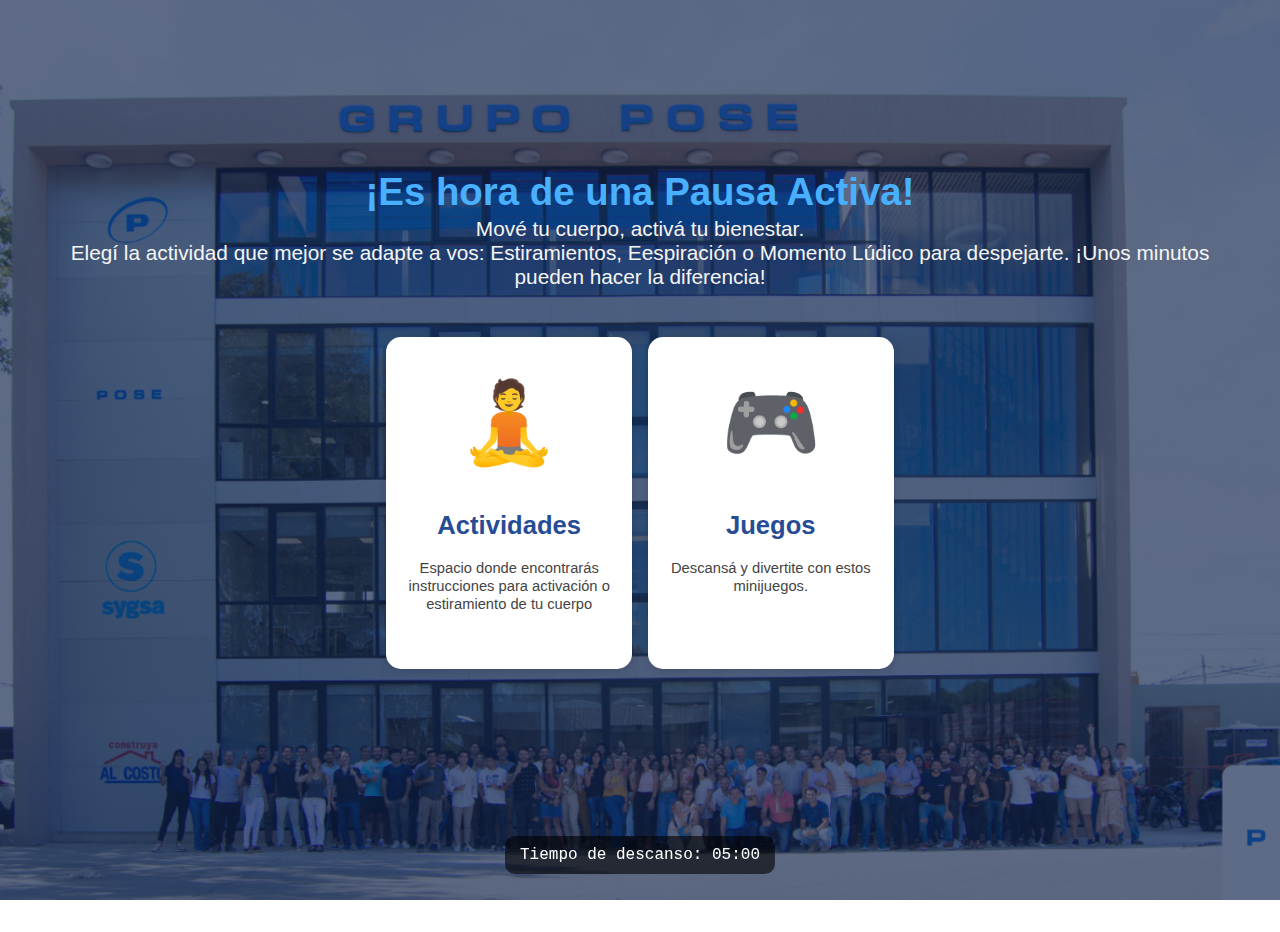
<file: index.html>
<!DOCTYPE html>
<html lang="es">
  <head>
    <meta charset="UTF-8" />
    <meta name="viewport" content="width=device-width, initial-scale=1.0" />
    <title>Pausa Visual</title>
    <style>
      body {
        margin: 0;
        padding: 0;
        background: url("Imagenes/Fondopose.png") no-repeat center center fixed;
        background-size: cover;
        font-family: "Montserrat", sans-serif;
        color: #222;
        min-height: 100vh;
        display: flex;
        flex-direction: column;
        align-items: center;
        justify-content: flex-start;
        padding-top: 2rem;
        text-align: center;
      }

      .section-container {
        max-width: 1170px;
        padding: 7rem 1rem 2rem 1rem;
        width: 100%;
      }

      h1.title {
        font-size: 2.4rem;
        font-weight: 700;
        color: #48b0ff;
        margin-bottom: 0.2rem;
      }

      p.subtitle {
        font-size: 1.3rem;
        color: whitesmoke;
        margin-top: 0;
        margin-bottom: 3rem;
      }

      .break-zone {
        display: flex;
        gap: 1rem;
        justify-content: center;
        flex-wrap: wrap;
        margin-bottom: 1rem;
        max-width: 800px;
        margin-left: auto;
        margin-right: auto;
      }

      .card {
        width: 220px;
        height: 300px;
        border-radius: 15px;
        background: white;
        border: none;
        box-shadow: 0 2px 8px rgba(0, 0, 0, 0.15);
        cursor: pointer;
        display: flex;
        flex-direction: column;
        align-items: center;
        justify-content: flex-start;
        padding: 1rem 0.8rem;
        text-align: center;
        margin-bottom: 2rem;
        color: #222;
        transition: box-shadow 0.3s ease, transform 0.3s ease;
      }

      .card:hover {
        box-shadow: 0 8px 20px rgba(0, 139, 248, 0.5);
        transform: translateY(-5px);
      }

      .card-details {
        width: 100%;
        height: 100%;
        display: flex;
        flex-direction: column;
        align-items: center;
        gap: 0.8rem;
        justify-content: flex-start;
      }

      .image-wrapper {
        width: 140px;
        height: 140px;
        font-size: 5rem;
        border-radius: 15px;
        user-select: none;
        display: flex;
        justify-content: center;
        align-items: center;
      }

      .text-title {
        font-size: 1.6em;
        font-weight: 600;
        color: #274c96;
        margin: 0.3rem 0 0.5rem 0;
      }

      .card p {
        margin: 0;
        font-size: 0.92rem;
        line-height: 1.2em;
        color: #444;
      }

      .fixed-timer {
        position: fixed;
        top: 95%;
        left: 50%;
        background: rgba(0, 0, 0, 0.6);
        color: white;
        padding: 10px 15px;
        border-radius: 10px;
        font-size: 1rem;
        font-family: monospace;
        z-index: 999;
        transform: translate(-50%, -50%);
      }

      @media (max-width: 600px) {
        .break-zone {
          flex-direction: column;
          gap: 1.5rem;
          max-width: 280px;
        }

        .card {
          width: 100%;
          height: auto;
        }
      }
    </style>
  </head>
  <body>
    <div class="section-container">
      <h1 class="title">¡Es hora de una Pausa Activa!</h1>
      <p class="subtitle">
        Mové tu cuerpo, activá tu bienestar.<br />
        Elegí la actividad que mejor se adapte a vos: Estiramientos, Eespiración
        o Momento Lúdico para despejarte. ¡Unos minutos pueden hacer la
        diferencia!
      </p>

      <div class="break-zone">
        <div class="card" onclick="chooseOption(0)">
          <div class="card-details">
            <div class="image-wrapper">🧘</div>
            <h2 class="text-title">Actividades</h2>
            <p>
              Espacio donde encontrarás instrucciones para activación o
              estiramiento de tu cuerpo
            </p>
          </div>
        </div>
        <div class="card" onclick="chooseOption(1)">
          <div class="card-details">
            <div class="image-wrapper">🎮</div>
            <h2 class="text-title">Juegos</h2>
            <p>Descansá y divertite con estos minijuegos.</p>
          </div>
        </div>
      </div>
    </div>

    <!-- Temporizador fijo -->
    <div id="redirectTimer" class="fixed-timer">Redirigiendo en: 05:00</div>

    <script>
      function chooseOption(index) {
        const pages = ["Actividades.html", "Juegos.html"];
        window.location.href = pages[index];
      }

      // Timer persistente con localStorage
      const TIMER_KEY = "redirectTimestamp";
      const DURATION_MS = 5 * 60 * 1000;

      function formatTime(ms) {
        const totalSeconds = Math.max(0, Math.floor(ms / 1000));
        const minutes = String(Math.floor(totalSeconds / 60)).padStart(2, "0");
        const seconds = String(totalSeconds % 60).padStart(2, "0");
        return `${minutes}:${seconds}`;
      }

      function startPersistentTimer() {
        let start = localStorage.getItem(TIMER_KEY);
        const now = Date.now();

        if (!start) {
          start = Date.now();
          localStorage.setItem(TIMER_KEY, start);
        }

        const timerEl = document.getElementById("redirectTimer");

        function updateTimer() {
          const now = Date.now();
          const elapsed = now - parseInt(localStorage.getItem(TIMER_KEY));
          const remaining = DURATION_MS - elapsed;
          timerEl.textContent = `Tiempo de descanso: ${formatTime(remaining)}`;

          if (remaining <= 0) {
            clearInterval(interval);
            localStorage.removeItem(TIMER_KEY);
            window.location.href = "https://www.google.com";
          }
        }

        updateTimer();
        const interval = setInterval(updateTimer, 1000);
      }

      startPersistentTimer();
    </script>
  </body>
</html>
</file>
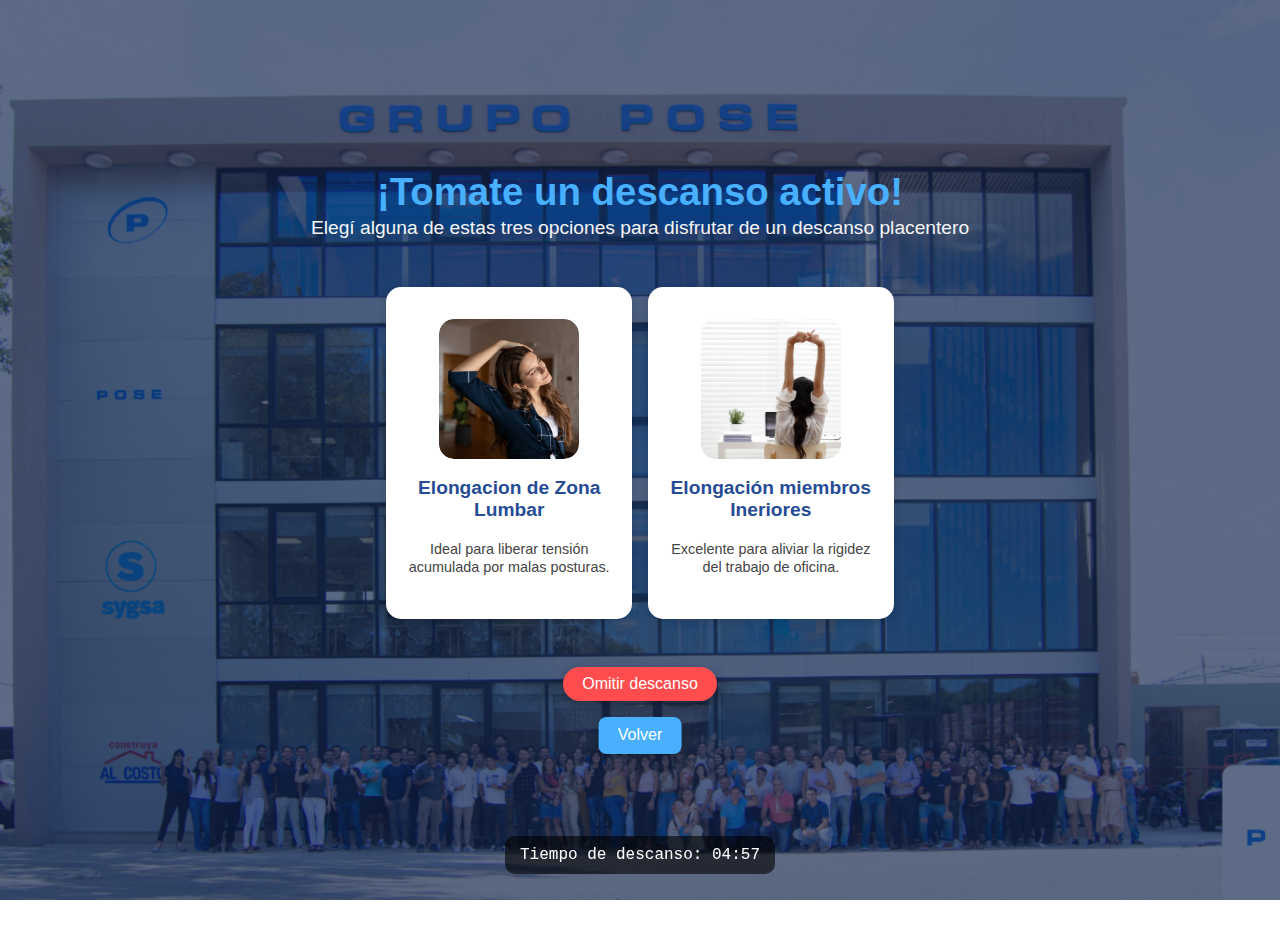
<file: Actividades.html>
<!DOCTYPE html>
<html lang="es">
  <head>
    <meta charset="UTF-8" />
    <meta name="viewport" content="width=device-width, initial-scale=1.0" />
    <title>Pausa Visual</title>
    <style>
      body {
        margin: 0;
        padding: 0;
        background: url("Imagenes/Fondopose.png") no-repeat center center fixed;
        background-size: cover;
        font-family: "Montserrat", sans-serif;
        color: #222;
        min-height: 100vh;
        display: flex;
        flex-direction: column;
        align-items: center;
        justify-content: flex-start;
        padding-top: 2rem;
        text-align: center;
      }

      .section-container {
        max-width: 1000px;
        padding: 7rem 1rem 2rem 1rem;
        width: 100%;
        position: relative;
      }

      h1.title {
        font-size: 2.4rem;
        font-weight: 700;
        color: #48b0ff;
        margin-bottom: 0.2rem;
      }

      p.subtitle {
        font-size: 1.2rem;
        color: whitesmoke;
        margin-top: 0;
        margin-bottom: 3rem;
      }

      .break-zone {
        display: flex;
        gap: 1rem;
        justify-content: center;
        flex-wrap: wrap;
        margin-bottom: 1rem;
        max-width: 800px;
        margin-left: auto;
        margin-right: auto;
      }

      .card {
        width: 220px;
        height: 300px;
        border-radius: 15px;
        background: white;
        border: none;
        box-shadow: 0 2px 8px rgba(0, 0, 0, 0.15);
        cursor: pointer;
        display: flex;
        flex-direction: column;
        align-items: center;
        justify-content: flex-start;
        padding: 1rem 0.8rem;
        text-align: center;
        margin-bottom: 2rem;
        color: #222;
        transition: box-shadow 0.3s ease, transform 0.3s ease;
      }

      .card:hover {
        box-shadow: 0 8px 20px rgba(0, 139, 248, 0.5);
        transform: translateY(-5px);
      }

      .card-details {
        width: 100%;
        height: 100%;
        display: flex;
        flex-direction: column;
        align-items: center;
        gap: 0.8rem;
        justify-content: flex-start;
      }

      .image-wrapper {
        width: 140px;
        height: 140px;
        border-radius: 15px;
        user-select: none;
        display: flex;
        justify-content: center;
        align-items: center;
        overflow: hidden;
        background: #f0f0f0;
        margin-top: 1rem;
      }

      .image-wrapper img {
        width: 100%;
        height: 100%;
        object-fit: cover;
        border-radius: 15px;
      }

      .text-title {
        font-size: 1.2em;
        font-weight: 600;
        color: #274c96;
        margin: 0.3rem 0 0.5rem 0;
      }

      .card p {
        margin: 0;
        font-size: 0.9rem;
        line-height: 1.2em;
        color: #444;
      }

      .buttons-container {
        display: flex;
        gap: 1rem;
        justify-content: center;
        margin-bottom: 2rem;
        flex-wrap: wrap;
      }

      .skip-button {
        background-color: #ff4d4f;
        color: white;
        border: none;
        padding: 0.5rem 1.2rem;
        border-radius: 30px;
        font-size: 1rem;
        cursor: pointer;
        box-shadow: 0 4px 12px rgba(0, 0, 0, 0.3);
        transition: background 0.3s ease;
        min-width: 140px;
      }

      .skip-button:hover {
        background-color: #e63a3c;
      }

      /* Botón Volver al inicio, igual que el del iframe */
      #backToIndexBtn {
        position: absolute;
        bottom: 1rem;
        left: 50%;
        transform: translateX(-50%);
        padding: 0.6rem 1.2rem;
        font-size: 1rem;
        border-radius: 8px;
        border: none;
        cursor: pointer;
        background-color: #48b0ff;
        color: white;
        box-shadow: 0 4px 12px rgba(0, 0, 0, 0.3);
        z-index: 1000;
        user-select: none;
        margin-bottom: -0.3rem;
      }

      @media (max-width: 600px) {
        .break-zone {
          flex-direction: column;
          gap: 1.5rem;
          max-width: 280px;
        }

        .card {
          width: 100%;
          height: auto;
        }

        .buttons-container {
          flex-direction: column;
          gap: 1rem;
        }
      }
    </style>
  </head>
  <body>
    <div class="section-container">
      <button id="backToIndexBtn" onclick="window.location.href='index.html'">
        Volver
      </button>

      <h1 class="title">¡Tomate un descanso activo!</h1>
      <p class="subtitle">
        Elegí alguna de estas tres opciones para disfrutar de un descanso
        placentero
      </p>

      <div class="break-zone">
        <div class="card" onclick="chooseOption(0)">
          <div class="card-details">
            <div class="image-wrapper">
              <img src="Imagenes/Yoga.png" alt="Videos Relajantes" />
            </div>
            <h2 class="text-title">Elongacion de Zona Lumbar</h2>
            <p>Ideal para liberar tensión acumulada por malas posturas.</p>
          </div>
        </div>
        <div class="card" onclick="chooseOption(1)">
          <div class="card-details">
            <div class="image-wrapper">
              <img src="Imagenes/strech.png" alt="Actividades" />
            </div>
            <h2 class="text-title">Elongación miembros Ineriores</h2>
            <p>Excelente para aliviar la rigidez del trabajo de oficina.</p>
          </div>
        </div>
        <!--<div class="card" onclick="chooseOption(2)">
          <div class="card-details">
            <div class="image-wrapper">
              <img src="Imagenes/Respirar.png" alt="Juegos" />
            </div>
            <h2 class="text-title">Respiraciones</h2>
            <p>Realiza una breve meditacion mindfundless.</p>
          </div>
        </div> -->
      </div>

      <div class="buttons-container">
        <button
          class="skip-button"
          onclick="window.location.href='https://www.google.com'"
        >
          Omitir descanso
        </button>
      </div>
    </div>

    <div
      id="videoContainer"
      style="
        display: none;
        flex-direction: column;
        align-items: center;
        justify-content: flex-start;
        text-align: center;
        margin-top: -8rem;
      "
    >
      <video
        id="relaxVideo"
        width="1280"
        height="720"
        controls
        autoplay
        style="
          border-radius: 15px;
          max-width: 100%;
          box-shadow: 0 0 20px rgba(0, 0, 0, 0.4);
          margin-top: 1rem;
        "
      >
        <source id="videoSource" src="" type="video/mp4" />
        Tu navegador no soporta videos HTML5.
      </video>
    </div>

    <div
      id="redirectTimer"
      style="
        position: fixed;
        top: 95%;
        left: 50%;
        background: rgba(0, 0, 0, 0.6);
        color: white;
        padding: 10px 15px;
        border-radius: 10px;
        font-size: 1rem;
        font-family: monospace;
        z-index: 999;
        transform: translate(-50%, -50%);
      "
    >
      Redirigiendo en: 05:00
    </div>

    <script>
      const TIMER_KEY = "redirectTimestamp";
      const DURATION_MS = 5 * 60 * 1000;

      function formatTime(ms) {
        const totalSeconds = Math.max(0, Math.floor(ms / 1000));
        const minutes = String(Math.floor(totalSeconds / 60)).padStart(2, "0");
        const seconds = String(totalSeconds % 60).padStart(2, "0");
        return `${minutes}:${seconds}`;
      }

      function startPersistentTimer() {
        let start = localStorage.getItem(TIMER_KEY);
        const now = Date.now();

        if (!start) {
          start = Date.now();
          localStorage.setItem(TIMER_KEY, start);
        }

        const timerEl = document.getElementById("redirectTimer");

        function updateTimer() {
          const now = Date.now();
          const elapsed = now - parseInt(localStorage.getItem(TIMER_KEY));
          const remaining = DURATION_MS - elapsed;
          timerEl.textContent = `Tiempo de descanso: ${formatTime(remaining)}`;

          if (remaining <= 0) {
            clearInterval(interval);
            localStorage.removeItem(TIMER_KEY);
            window.location.href = "https://www.google.com";
          }
        }

        updateTimer();
        const interval = setInterval(updateTimer, 1000);
      }

      startPersistentTimer();

      let hasChosen = false;

      function chooseOption(index) {
        if (hasChosen) return;
        hasChosen = true;

        const videoSources = [
          "Videos/Lumbar.mp4",
          "Videos/Inferiores.mp4",
          "Videos/Actividad1.mp4",
        ];

        document.querySelector(".break-zone").style.display = "none";
        document.querySelector(".buttons-container").style.display = "none";
        document.querySelector(".title").style.display = "none";
        document.querySelector(".subtitle").style.display = "none";

        // Ocultar botón "Volver" al inicio cuando se muestra el video
        document.getElementById("backToIndexBtn").style.display = "none";

        const videoContainer = document.getElementById("videoContainer");
        const videoEl = document.getElementById("relaxVideo");
        const sourceEl = document.getElementById("videoSource");
        sourceEl.src = videoSources[index];
        videoEl.load();
        videoContainer.style.display = "flex";

        addBackButton();
        startDescansoTimer();
      }

      function addBackButton() {
        if (document.getElementById("backBtn")) return;

        const btn = document.createElement("button");
        btn.id = "backBtn";
        btn.textContent = "Volver";
        btn.style.marginTop = "1rem";
        btn.style.padding = "0.6rem 1.2rem";
        btn.style.fontSize = "1rem";
        btn.style.borderRadius = "8px";
        btn.style.border = "none";
        btn.style.cursor = "pointer";
        btn.style.backgroundColor = "#48b0ff";
        btn.style.color = "white";
        btn.style.boxShadow = "0 4px 12px rgba(0,0,0,0.3)";

        btn.onclick = () => {
          hasChosen = false;
          document.querySelector(".break-zone").style.display = "flex";
          document.querySelector(".buttons-container").style.display = "flex";
          document.querySelector(".title").style.display = "block";
          document.querySelector(".subtitle").style.display = "block";
          document.getElementById("videoContainer").style.display = "none";
          document.getElementById("relaxVideo").pause();
          btn.remove();

          // Mostrar botón "Volver" al inicio cuando regresamos
          document.getElementById("backToIndexBtn").style.display = "block";
        };

        document.getElementById("videoContainer").appendChild(btn);
      }
    </script>
  </body>
</html>
</file>
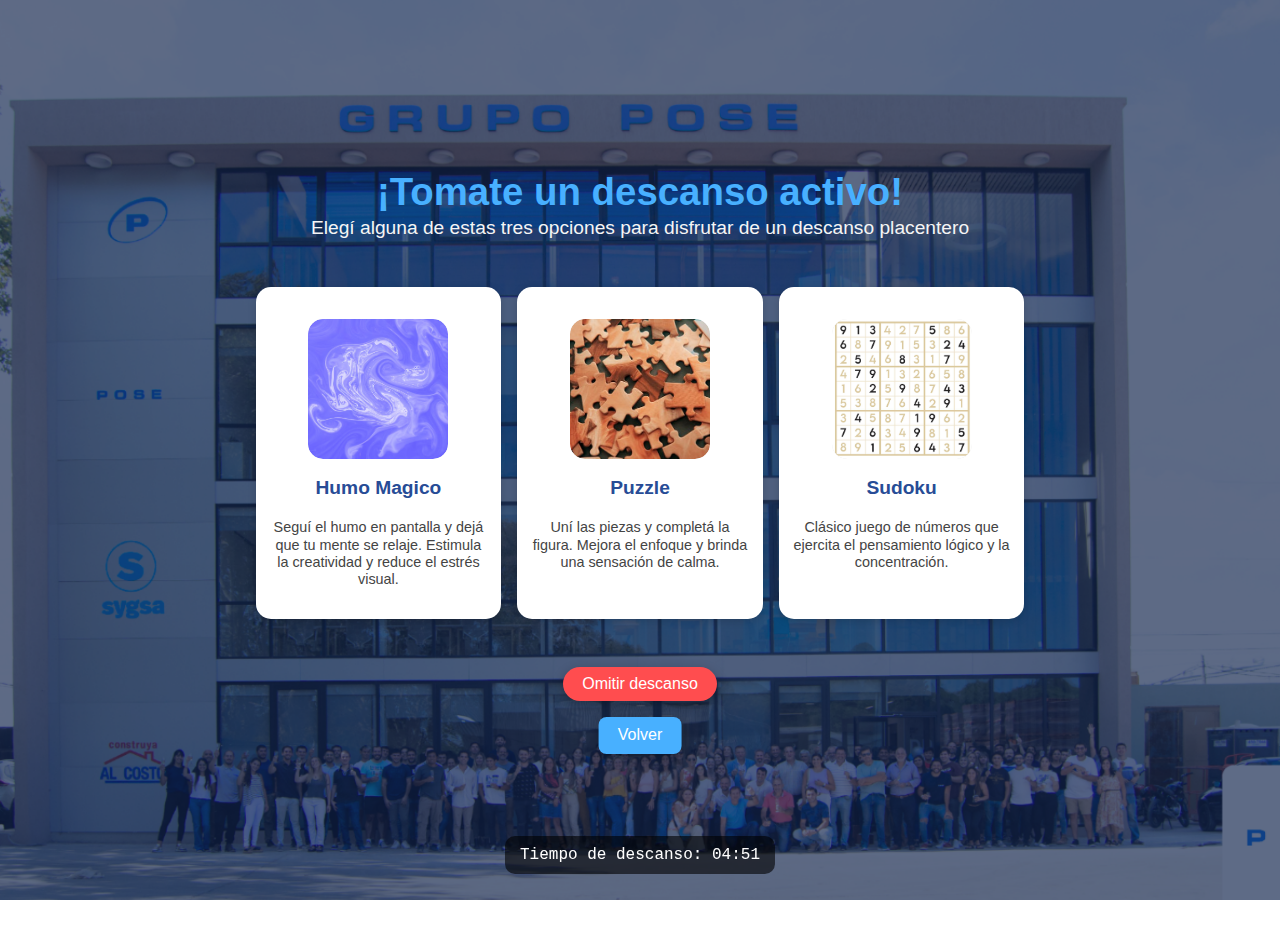
<file: Juegos.html>
<!DOCTYPE html>
<html lang="es">
  <head>
    <meta charset="UTF-8" />
    <meta name="viewport" content="width=device-width, initial-scale=1.0" />
    <title>Pausa Visual</title>
    <style>
      body {
        margin: 0;
        padding: 0;
        background: url("Imagenes/Fondopose.png") no-repeat center center fixed;
        background-size: cover;
        font-family: "Montserrat", sans-serif;
        color: #222;
        min-height: 100vh;
        display: flex;
        flex-direction: column;
        align-items: center;
        justify-content: flex-start;
        padding-top: 2rem;
        text-align: center;
      }

      .section-container {
        max-width: 1000px;
        padding: 7rem 1rem 2rem 1rem;
        width: 100%;
        position: relative;
      }

      h1.title {
        font-size: 2.4rem;
        font-weight: 700;
        color: #48b0ff;
        margin-bottom: 0.2rem;
      }

      p.subtitle {
        font-size: 1.2rem;
        color: whitesmoke;
        margin-top: 0;
        margin-bottom: 3rem;
      }

      .break-zone {
        display: flex;
        gap: 1rem;
        justify-content: center;
        flex-wrap: wrap;
        margin-bottom: 1rem;
        max-width: 800px;
        margin-left: auto;
        margin-right: auto;
      }

      .card {
        width: 220px;
        height: 300px;
        border-radius: 15px;
        background: white;
        border: none;
        box-shadow: 0 2px 8px rgba(0, 0, 0, 0.15);
        cursor: pointer;
        display: flex;
        flex-direction: column;
        align-items: center;
        justify-content: flex-start;
        padding: 1rem 0.8rem;
        text-align: center;
        margin-bottom: 2rem;
        color: #222;
        transition: box-shadow 0.3s ease, transform 0.3s ease;
      }

      .card:hover {
        box-shadow: 0 8px 20px rgba(0, 139, 248, 0.5);
        transform: translateY(-5px);
      }

      .card-details {
        width: 100%;
        height: 100%;
        display: flex;
        flex-direction: column;
        align-items: center;
        gap: 0.8rem;
        justify-content: flex-start;
      }

      .image-wrapper {
        width: 140px;
        height: 140px;
        border-radius: 15px;
        user-select: none;
        display: flex;
        justify-content: center;
        align-items: center;
        overflow: hidden;
        background: #f0f0f0;
        margin-top: 1rem;
      }

      .image-wrapper img {
        width: 100%;
        height: 100%;
        object-fit: cover;
        border-radius: 15px;
      }

      .text-title {
        font-size: 1.2em;
        font-weight: 600;
        color: #274c96;
        margin: 0.3rem 0 0.5rem 0;
      }

      .card p {
        margin: 0;
        font-size: 0.9rem;
        line-height: 1.2em;
        color: #444;
      }

      .buttons-container {
        display: flex;
        gap: 1rem;
        justify-content: center;
        margin-bottom: 2rem;
        flex-wrap: wrap;
      }

      .skip-button {
        background-color: #ff4d4f;
        color: white;
        border: none;
        padding: 0.5rem 1.2rem;
        border-radius: 30px;
        font-size: 1rem;
        cursor: pointer;
        box-shadow: 0 4px 12px rgba(0, 0, 0, 0.3);
        transition: background 0.3s ease;
        min-width: 140px;
      }

      .skip-button:hover {
        background-color: #e63a3c;
      }

      #backToIndexBtn {
        position: absolute;
        bottom: 1rem;
        left: 50%;
        transform: translateX(-50%);
        padding: 0.6rem 1.2rem;
        font-size: 1rem;
        border-radius: 8px;
        border: none;
        cursor: pointer;
        background-color: #48b0ff;
        color: white;
        box-shadow: 0 4px 12px rgba(0, 0, 0, 0.3);
        z-index: 1000;
        user-select: none;
        margin-bottom: -0.3rem;
      }

      #iframeContainer {
        display: none;
        flex-direction: column;
        align-items: center;
        justify-content: flex-start;
        text-align: center;
        margin-top: -9rem;
        width: 100%;
        height: 100%;
      }

      #descansoIframe {
        width: 100%;
        max-width: 1410px;
        height: 730px;
        border: none;
        border-radius: 15px;
        box-shadow: 0 0 20px rgba(0, 0, 0, 0.4);
        margin-top: 1rem;
      }

      @media (max-width: 600px) {
        .break-zone {
          flex-direction: column;
          gap: 1.5rem;
          max-width: 280px;
        }

        .card {
          width: 100%;
          height: auto;
        }

        .buttons-container {
          flex-direction: column;
          gap: 1rem;
        }

        #descansoIframe {
          height: 400px;
        }
      }
    </style>
  </head>
  <body>
    <div class="section-container">
      <button id="backToIndexBtn" onclick="window.location.href='index.html'">
        Volver
      </button>

      <h1 class="title">¡Tomate un descanso activo!</h1>
      <p class="subtitle">
        Elegí alguna de estas tres opciones para disfrutar de un descanso
        placentero
      </p>

      <div class="break-zone">
        <div class="card" onclick="chooseOption(0)">
          <div class="card-details">
            <div class="image-wrapper">
              <img src="Imagenes/FluidoGame.png" alt="Elongación Lumbar" />
            </div>
            <h2 class="text-title">Humo Magico</h2>
            <p>
              Seguí el humo en pantalla y dejá que tu mente se relaje. Estimula
              la creatividad y reduce el estrés visual.
            </p>
          </div>
        </div>
        <div class="card" onclick="chooseOption(1)">
          <div class="card-details">
            <div class="image-wrapper">
              <img src="Imagenes/puzzle.jpeg" alt="Inferiores" />
            </div>
            <h2 class="text-title">Puzzle</h2>
            <p>
              Uní las piezas y completá la figura. Mejora el enfoque y brinda
              una sensación de calma.
            </p>
          </div>
        </div>
        <div class="card" onclick="chooseOption(2)">
          <div class="card-details">
            <div class="image-wrapper">
              <img src="Imagenes/sudoku.jpg" alt="Sudoku" />
            </div>
            <h2 class="text-title">Sudoku</h2>
            <p>
              Clásico juego de números que ejercita el pensamiento lógico y la
              concentración.
            </p>
          </div>
        </div>
      </div>

      <div class="buttons-container">
        <button
          class="skip-button"
          onclick="window.location.href='https://www.google.com'"
        >
          Omitir descanso
        </button>
      </div>
    </div>

    <div id="iframeContainer">
      <iframe id="descansoIframe" src=""></iframe>
    </div>

    <div
      id="redirectTimer"
      style="
        position: fixed;
        top: 95%;
        left: 50%;
        background: rgba(0, 0, 0, 0.6);
        color: white;
        padding: 10px 15px;
        border-radius: 10px;
        font-size: 1rem;
        font-family: monospace;
        z-index: 999;
        transform: translate(-50%, -50%);
      "
    >
    </div>

    <script>
      const TIMER_KEY = "redirectTimestamp";
      const DURATION_MS = 5 * 60 * 1000;

      function formatTime(ms) {
        const totalSeconds = Math.max(0, Math.floor(ms / 1000));
        const minutes = String(Math.floor(totalSeconds / 60)).padStart(2, "0");
        const seconds = String(totalSeconds % 60).padStart(2, "0");
        return `${minutes}:${seconds}`;
      }

      function startPersistentTimer() {
        let start = localStorage.getItem(TIMER_KEY);
        const now = Date.now();

        if (!start) {
          start = Date.now();
          localStorage.setItem(TIMER_KEY, start);
        }

        const timerEl = document.getElementById("redirectTimer");

        function updateTimer() {
          const now = Date.now();
          const elapsed = now - parseInt(localStorage.getItem(TIMER_KEY));
          const remaining = DURATION_MS - elapsed;
          timerEl.textContent = `Tiempo de descanso: ${formatTime(remaining)}`;

          if (remaining <= 0) {
            clearInterval(interval);
            localStorage.removeItem(TIMER_KEY);
            window.location.href = "https://www.google.com";
          }
        }

        updateTimer();
        const interval = setInterval(updateTimer, 1000);
      }

      startPersistentTimer();

      let hasChosen = false;

      function chooseOption(index) {
        if (hasChosen) return;
        hasChosen = true;

        const pages = ["fluido.html", "rcabeza.html", "sudoku.html"];
        document.getElementById("descansoIframe").src = pages[index];

        document.querySelector(".break-zone").style.display = "none";
        document.querySelector(".buttons-container").style.display = "none";
        document.querySelector(".title").style.display = "none";
        document.querySelector(".subtitle").style.display = "none";
        document.getElementById("backToIndexBtn").style.display = "none";
        document.getElementById("iframeContainer").style.display = "flex";

        addBackButton();
      }

      function addBackButton() {
        if (document.getElementById("backBtn")) return;

        const btn = document.createElement("button");
        btn.id = "backBtn";
        btn.textContent = "Volver";
        btn.style.marginTop = "1rem";
        btn.style.padding = "0.6rem 1.2rem";
        btn.style.fontSize = "1rem";
        btn.style.borderRadius = "8px";
        btn.style.border = "none";
        btn.style.cursor = "pointer";
        btn.style.backgroundColor = "#48b0ff";
        btn.style.color = "white";
        btn.style.boxShadow = "0 4px 12px rgba(0,0,0,0.3)";

        btn.onclick = () => {
          hasChosen = false;
          document.querySelector(".break-zone").style.display = "flex";
          document.querySelector(".buttons-container").style.display = "flex";
          document.querySelector(".title").style.display = "block";
          document.querySelector(".subtitle").style.display = "block";
          document.getElementById("iframeContainer").style.display = "none";
          document.getElementById("descansoIframe").src = "";
          btn.remove();
          document.getElementById("backToIndexBtn").style.display = "block";
        };

        document.getElementById("iframeContainer").appendChild(btn);
      }
    </script>
  </body>
</html>
</file>
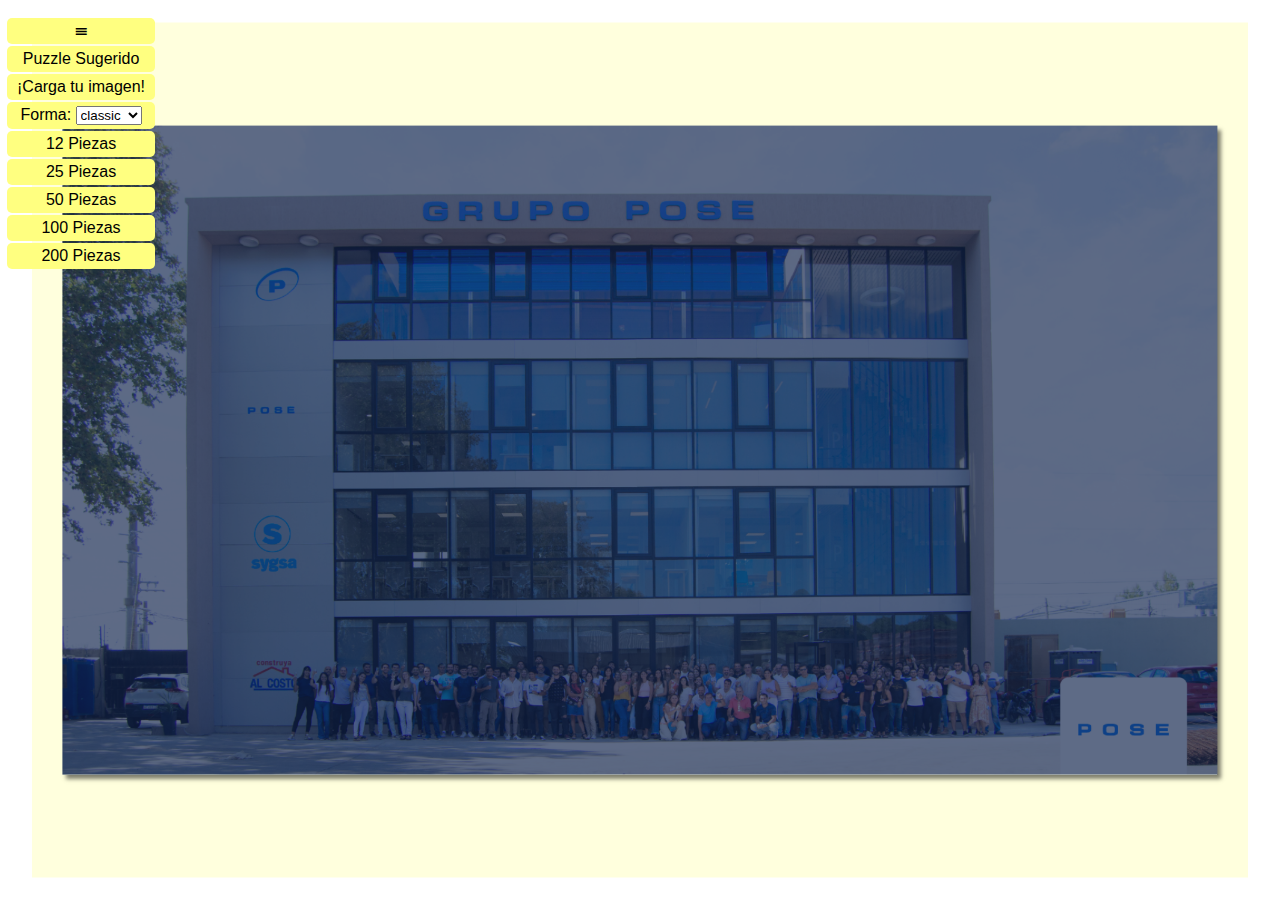
<file: rcabeza.html>
<!DOCTYPE html>
<html lang="es">
<head>
  <meta charset="UTF-8" />
  <title>Rompecabezas flexible</title>
  <style>
    body {
      font-family: Arial, Helvetica, "Liberation Sans", FreeSans, sans-serif;
      background-color: #fff;
      margin: 0;
      padding: 0;
      border-width: 0;
      cursor: pointer;
    }

    #menu {
      position: relative;
      list-style-type: none;
      padding-left: 5px;
      z-index: 1000;
      /* 1 */
      display: inline-block;
      text-align: center;
    }

    #menu li {
      margin: 2px;
      padding: 4px 10px;
      border-radius: 5px;
      background-color: #ffff80;
    }

    #menu li:hover {
      background-color: #ffDD60;
    }

    #forPuzzle {
      position: absolute;
      width: 95vw;
      height: 95vh;
      top: 50%;
      left: 50%;
      transform: translate(-50%, -50%);
      background-color: #ffffdd;
      overflow: hidden;
    }

    .polypiece {
      display: block;
      overflow: hidden;
      position: absolute;
    }

    .moving {
      transition-property: top, left;
      transition-duration: 1s;
      transition-timing-function: linear;
    }

    .gameCanvas {
      display: none;
      overflow: hidden;
      position: absolute;
    }


  </style>
</head>
<body>

    <div id=forPuzzle></div>
  <ul id="menu">
    <li>&#x2630;</li>
    <li>Puzzle Sugerido</li>
    <li>¡Carga tu imagen!</li>
    <li>Forma: <select id="shape">
        <option value="1" selected>classic</option>
        <option value="2">triangle</option>
        <option value="3">round</option>
        <option value="4">straight</option>
      </select></li>
    <li>12 Piezas</li>
    <li>25 Piezas</li>
    <li>50 Piezas</li>
    <li>100 Piezas</li>
    <li>200 Piezas</li>
  </ul>


  <script>

    "use strict";

    let puzzle, autoStart;

    const mhypot = Math.hypot,
      mrandom = Math.random,
      mmax = Math.max,
      mmin = Math.min,
      mround = Math.round,
      mfloor = Math.floor,
      msqrt = Math.sqrt,
      mabs = Math.abs;
    //-----------------------------------------------------------------------------
    function isMiniature() {
      return location.pathname.includes('/fullcpgrid/');
    }
    //-----------------------------------------------------------------------------

    function alea(min, max) {
      // random number [min..max[ . If no max is provided, [0..min[

      if (typeof max == 'undefined') return min * mrandom();
      return min + (max - min) * mrandom();
    }

    // - - - - - - - - - - - - - - - - - - - - - - - - - - - - - - - - - - - - - -

    function intAlea(min, max) {
      // random integer number [min..max[ . If no max is provided, [0..min[

      if (typeof max == 'undefined') {
        max = min; min = 0;
      }
      return mfloor(min + (max - min) * mrandom());
    } // intAlea

    // - - - - - - - - - - - - - - - - - - - - - - - - - - - - - - - - - - - - - -

    function arrayShuffle(array) {
      /* randomly changes the order of items in an array
      only the order is modified, not the elements
      */
      let k1, temp;
      for (let k = array.length - 1; k >= 1; --k) {
        k1 = intAlea(0, k + 1);
        temp = array[k];
        array[k] = array[k1];
        array[k1] = temp;
      } // for k
      return array
    } // arrayShuffle

    //-----------------------------------------------------------------------------

    // Point - - - - - - - - - - - - - - - - - - - -
    class Point {
      constructor(x, y) {
        this.x = Number(x);
        this.y = Number(y);
      } // constructor
      copy() {
        return new Point(this.x, this.y);
      }

      distance(otherPoint) {
        return mhypot(this.x - otherPoint.x, this.y - otherPoint.y);
      }
    } // class Point

    // Segment - - - - - - - - - - - - - - - - - - - -
    // those segments are oriented
    class Segment {
      constructor(p1, p2) {
        this.p1 = new Point(p1.x, p1.y);
        this.p2 = new Point(p2.x, p2.y);
      }
      dx() {
        return this.p2.x - this.p1.x;
      }
      dy() {
        return this.p2.y - this.p1.y;
      }
      length() {
        return mhypot(this.dx(), this.dy());
      }

      // returns a point at a given distance of p1, positive direction beeing towards p2

      pointOnRelative(coeff) {
        // attention if segment length can be 0
        let dx = this.dx();
        let dy = this.dy();
        return new Point(this.p1.x + coeff * dx, this.p1.y + coeff * dy);
      }
    } // class Segment
    //-----------------------------------------------------------------------------
    // one side of a piece
    class Side {
      constructor() {
        this.type = ""; // "d" pour straight line or "z" pour classic
        this.points = []; // real points or Bezier curve points
        // this.scaledPoints will be added when we know the scale
      } // Side

      //- - - - - - - - - - - - - - - - - - - - - - - - - - - - - - - - - - - - - - -

      //- - - - - - - - - - - - - - - - - - - - - - - - - - - - - - - - - - - - - - -
      reversed() {
        // returns a new Side, copy of current one but reversed
        const ns = new Side();
        ns.type = this.type;
        ns.points = this.points.slice().reverse();
        return ns;
      } // Side.reversed

      //- - - - - - - - - - - - - - - - - - - - - - - - - - - - - - - - - - - - - - -

      scale(puzzle) {
        /* uses actual dimensions of puzzle to compute actual side points
        these points are not shifted by the piece position : the top left corner is at (0,0)
        */
        const coefx = puzzle.scalex;
        const coefy = puzzle.scaley;
        this.scaledPoints = this.points.map(p => new Point(p.x * coefx, p.y * coefy));

      } //

      //- - - - - - - - - - - - - - - - - - - - - - - - - - - - - - - - - - - - - - -

      /*
      draws the path corresponding to a side
      Parameters :
        ctx : canvas context
        shiftx, shifty : position shift (used to create emboss effect)
        withoutMoveTo : to decide whether to do a moveTo to the first point. Without MoveTo
        must be done only for the first side of a piece, not for the following ones
      */

      drawPath(ctx, shiftx, shifty, withoutMoveTo) {

        if (!withoutMoveTo) {
          ctx.moveTo(this.scaledPoints[0].x + shiftx, this.scaledPoints[0].y + shifty);
        }
        if (this.type == "d") {
          ctx.lineTo(this.scaledPoints[1].x + shiftx, this.scaledPoints[1].y + shifty);
        } else { // edge zigzag
          for (let k = 1; k < this.scaledPoints.length - 1; k += 3) {
            ctx.bezierCurveTo(this.scaledPoints[k].x + shiftx, this.scaledPoints[k].y + shifty,
              this.scaledPoints[k + 1].x + shiftx, this.scaledPoints[k + 1].y + shifty,
              this.scaledPoints[k + 2].x + shiftx, this.scaledPoints[k + 2].y + shifty);
          } // for k
        } // if jigsaw side

      } // Side.drawPath
    } // class Side

    //-----------------------------------------------------------------------------
    /* modifies a side
      changes it from a straight line (type "d") to a complex one (type "z")
      The change is done towards the opposite side (side between corners ca and cb)
    */

    function twist0(side, ca, cb) {

      const seg0 = new Segment(side.points[0], side.points[1]);
      const dxh = seg0.dx();
      const dyh = seg0.dy();

      const seg1 = new Segment(ca, cb);
      const mid0 = seg0.pointOnRelative(0.5);
      const mid1 = seg1.pointOnRelative(0.5);

      const segMid = new Segment(mid0, mid1);
      const dxv = segMid.dx();
      const dyv = segMid.dy();

      const scalex = alea(0.8, 1);
      const scaley = alea(0.9, 1);
      const mid = alea(0.45, 0.55);

      const pa = pointAt(mid - 1 / 12 * scalex, 1 / 12 * scaley);
      const pb = pointAt(mid - 2 / 12 * scalex, 3 / 12 * scaley);
      const pc = pointAt(mid, 4 / 12 * scaley);
      const pd = pointAt(mid + 2 / 12 * scalex, 3 / 12 * scaley);
      const pe = pointAt(mid + 1 / 12 * scalex, 1 / 12 * scaley);

      side.points = [seg0.p1,
      new Point(seg0.p1.x + 5 / 12 * dxh * 0.52,
        seg0.p1.y + 5 / 12 * dyh * 0.52),
      new Point(pa.x - 1 / 12 * dxv * 0.72,
        pa.y - 1 / 12 * dyv * 0.72),
        pa,
      new Point(pa.x + 1 / 12 * dxv * 0.72,
        pa.y + 1 / 12 * dyv * 0.72),

      new Point(pb.x - 1 / 12 * dxv * 0.92,
        pb.y - 1 / 12 * dyv * 0.92),
        pb,
      new Point(pb.x + 1 / 12 * dxv * 0.52,
        pb.y + 1 / 12 * dyv * 0.52),
      new Point(pc.x - 2 / 12 * dxh * 0.40,
        pc.y - 2 / 12 * dyh * 0.40),
        pc,
      new Point(pc.x + 2 / 12 * dxh * 0.40,
        pc.y + 2 / 12 * dyh * 0.40),
      new Point(pd.x + 1 / 12 * dxv * 0.52,
        pd.y + 1 / 12 * dyv * 0.52),
        pd,
      new Point(pd.x - 1 / 12 * dxv * 0.92,
        pd.y - 1 / 12 * dyv * 0.92),
      new Point(pe.x + 1 / 12 * dxv * 0.72,
        pe.y + 1 / 12 * dyv * 0.72),
        pe,
      new Point(pe.x - 1 / 12 * dxv * 0.72,
        pe.y - 1 / 12 * dyv * 0.72),
      new Point(seg0.p2.x - 5 / 12 * dxh * 0.52,
        seg0.p2.y - 5 / 12 * dyh * 0.52),
      seg0.p2];
      side.type = "z";

      function pointAt(coeffh, coeffv) {
        return new Point(seg0.p1.x + coeffh * dxh + coeffv * dxv,
          seg0.p1.y + coeffh * dyh + coeffv * dyv)
      } // pointAt

    } // twist0

    //-----------------------------------------------------------------------------
    /* modifies a side
      changes it from a straight line (type "d") to a complex one (type "z")
      The change is done towards the opposite side (side between corners ca and cb)
    */

    function twist1(side, ca, cb) {

      const seg0 = new Segment(side.points[0], side.points[1]);
      const dxh = seg0.dx();
      const dyh = seg0.dy();

      const seg1 = new Segment(ca, cb);
      const mid0 = seg0.pointOnRelative(0.5);
      const mid1 = seg1.pointOnRelative(0.5);

      const segMid = new Segment(mid0, mid1);
      const dxv = segMid.dx();
      const dyv = segMid.dy();

      const pa = pointAt(alea(0.3, 0.35), alea(-0.05, 0.05));
      const pb = pointAt(alea(0.45, 0.55), alea(0.2, 0.3));
      const pc = pointAt(alea(0.65, 0.78), alea(-0.05, 0.05));

      side.points = [seg0.p1,
      seg0.p1, pa, pa,
        pa, pb, pb,
        pb, pc, pc,
        pc, seg0.p2, seg0.p2];
      side.type = "z";

      function pointAt(coeffh, coeffv) {
        return new Point(seg0.p1.x + coeffh * dxh + coeffv * dxv,
          seg0.p1.y + coeffh * dyh + coeffv * dyv)
      } // pointAt

    } // twist1

    //-----------------------------------------------------------------------------
    /* modifies a side
      changes it from a straight line (type "d") to a complex one (type "z")
      The change is done towards the opposite side (side between corners ca and cb)
    */

    function twist2(side, ca, cb) {

      const seg0 = new Segment(side.points[0], side.points[1]);
      const dxh = seg0.dx();
      const dyh = seg0.dy();

      const seg1 = new Segment(ca, cb);
      const mid0 = seg0.pointOnRelative(0.5);
      const mid1 = seg1.pointOnRelative(0.5);

      const segMid = new Segment(mid0, mid1);
      const dxv = segMid.dx();
      const dyv = segMid.dy();

      const hmid = alea(0.45, 0.55);
      const vmid = alea(0.4, 0.5)
      const pc = pointAt(hmid, vmid);
      let sega = new Segment(seg0.p1, pc);

      const pb = sega.pointOnRelative(2 / 3);
      sega = new Segment(seg0.p2, pc);
      const pd = sega.pointOnRelative(2 / 3);

      side.points = [seg0.p1, pb, pd, seg0.p2];
      side.type = "z";

      function pointAt(coeffh, coeffv) {
        return new Point(seg0.p1.x + coeffh * dxh + coeffv * dxv,
          seg0.p1.y + coeffh * dyh + coeffv * dyv)
      } // pointAt

    } // twist2

    //-----------------------------------------------------------------------------
    /* modifies a side
      changes it from a straight line (type "d") to a complex one (type "z")
      The change is done towards the opposite side (side between corners ca and cb)
    */

    function twist3(side, ca, cb) {

      side.points = [side.points[0], side.points[1]];

    } // twist3


    //-----------------------------------------------------------------------------
    class Piece {
      constructor(kx, ky) { // object with 4 sides
        this.ts = new Side(); // top side
        this.rs = new Side(); // right side
        this.bs = new Side(); // bottom side
        this.ls = new Side(); // left side
        this.kx = kx;
        this.ky = ky;
      }

      //- - - - - - - - - - - - - - - - - - - - - - - - - - - - - - - - - - - - - - -
      scale(puzzle) {
        this.ts.scale(puzzle);
        this.rs.scale(puzzle);
        this.bs.scale(puzzle);
        this.ls.scale(puzzle);
      } // Piece.scale
    } // class Piece
    //--------------------------------------------------------------
    //--------------------------------------------------------------
    class PolyPiece {

      // represents a group of pieces well positionned with respect  to each other.
      // pckxmin, pckxmax, pckymin and pckymax record the lowest and highest kx and ky
      // creates a canvas to draw polypiece on, and appends this canvas to puzzle.container
      constructor(initialPiece, puzzle) {
        this.pckxmin = initialPiece.kx;
        this.pckxmax = initialPiece.kx + 1;
        this.pckymin = initialPiece.ky;
        this.pckymax = initialPiece.ky + 1;
        this.pieces = [initialPiece];
        this.puzzle = puzzle;
        this.listLoops();

        this.canvas = document.createElement('CANVAS');
        // size and z-index will be defined later
        puzzle.container.appendChild(this.canvas);
        this.canvas.classList.add('polypiece');
        this.ctx = this.canvas.getContext("2d");
      } // PolyPiece

      // -  -  -  -  -  -  -  -  -  -  -  -  -  -  -  -  -  -  -  -  -  -  -  -  -  -  -  -  -  -   -
      /*
        this method
          - adds pieces of otherPoly to this PolyPiece
          - reorders the pieces inside the polypiece
          - adjusts coordinates of new pieces to make them consistent with this polyPiece
          - re-evaluates the z - index of the polyPieces
      */

      merge(otherPoly) {

        const orgpckxmin = this.pckxmin;
        const orgpckymin = this.pckymin;

        // remove otherPoly from list of polypieces
        const kOther = this.puzzle.polyPieces.indexOf(otherPoly);
        this.puzzle.polyPieces.splice(kOther, 1);

        // remove other canvas from container
        this.puzzle.container.removeChild(otherPoly.canvas);

        for (let k = 0; k < otherPoly.pieces.length; ++k) {
          this.pieces.push(otherPoly.pieces[k]);
          // watch leftmost, topmost... pieces
          if (otherPoly.pieces[k].kx < this.pckxmin) this.pckxmin = otherPoly.pieces[k].kx;
          if (otherPoly.pieces[k].kx + 1 > this.pckxmax) this.pckxmax = otherPoly.pieces[k].kx + 1;
          if (otherPoly.pieces[k].ky < this.pckymin) this.pckymin = otherPoly.pieces[k].ky;
          if (otherPoly.pieces[k].ky + 1 > this.pckymax) this.pckymax = otherPoly.pieces[k].ky + 1;
        } // for k

        // sort the pieces by increasing kx, ky

        this.pieces.sort(function (p1, p2) {
          if (p1.ky < p2.ky) return -1;
          if (p1.ky > p2.ky) return 1;
          if (p1.kx < p2.kx) return -1;
          if (p1.kx > p2.kx) return 1;
          return 0; // should not occur
        });

        // redefine consecutive edges
        this.listLoops();

        this.drawImage();
        this.moveTo(this.x + this.puzzle.scalex * (this.pckxmin - orgpckxmin),
          this.y + this.puzzle.scaley * (this.pckymin - orgpckymin));

        this.puzzle.evaluateZIndex();
      } // merge

      // -  -  -  -  -  -  -  -  -  -  -  -  -  -  -  -  -  -  -  -  -  -  -  -  -  -  -  -  -  -   -
      ifNear(otherPoly) {

        let p1, p2;
        let puzzle = this.puzzle;

        // coordinates of origin of full picture for this PolyPieces
        let x = this.x - puzzle.scalex * this.pckxmin;
        let y = this.y - puzzle.scaley * this.pckymin;

        let ppx = otherPoly.x - puzzle.scalex * otherPoly.pckxmin;
        let ppy = otherPoly.y - puzzle.scaley * otherPoly.pckymin;
        if (mhypot(x - ppx, y - ppy) >= puzzle.dConnect) return false; // not close enough

        // this and otherPoly are in good relative position, have they a common side ?
        for (let k = this.pieces.length - 1; k >= 0; --k) {
          p1 = this.pieces[k];
          for (let ko = otherPoly.pieces.length - 1; ko >= 0; --ko) {
            p2 = otherPoly.pieces[ko];
            if (p1.kx == p2.kx && mabs(p1.ky - p2.ky) == 1) return true; // true neighbors found
            if (p1.ky == p2.ky && mabs(p1.kx - p2.kx) == 1) return true; // true neighbors found
          } // for k
        } // for k

        // nothing matches

        return false;

      } // ifNear

      // -  -  -  -  -  -  -  -  -  -  -  -  -  -  -  -  -  -  -  -  -  -  -  -  -  -  -  -  -  -  -  -  -  -  -  -  -  -

      /* algorithm to determine the boundary of a PolyPiece
        input : a table of cells, hopefully defining a 'good' PolyPiece, i.e. all connected together
        every cell is given as an object {kx: indice, ky: indice} representing an element of a 2D array.

        returned value : table of Loops, because the boundary may be made of several
      simple loops : there may be a 'hole' in a PolyPiece
      every loop is a list of consecutive edges,
      every edge if an object {kp: index, edge: b} where kp is the index of the cell ine
      the input array, and edge the side (0(top), 1(right), 2(bottom), 3(left))
      every edge contains kx and ky too, normally not used here

      This method does not depend on the fact that pieces have been scaled or not.
      */

      listLoops() {

        // internal : checks if an edge given by kx, ky is common with another cell
        // returns true or false
        const that = this;
        function edgeIsCommon(kx, ky, edge) {
          let k;
          switch (edge) {
            case 0: ky--; break; // top edge
            case 1: kx++; break; // right edge
            case 2: ky++; break; // bottom edge
            case 3: kx--; break; // left edge
          } // switch
          for (k = 0; k < that.pieces.length; k++) {
            if (kx == that.pieces[k].kx && ky == that.pieces[k].ky) return true; // we found the neighbor
          }
          return false; // not a common edge
        } // function edgeIsCommon

        // -  -  -  -  -  -  -  -  -  -  -  -  -  -  -  -  -  -  -  -  -  -  -  -  -  -  -  -  -  -  -  -  -  -  -  -  -  -
        // internal : checks if an edge given by kx, ky is in tbEdges
        // return index in tbEdges, or false

        function edgeIsInTbEdges(kx, ky, edge) {
          let k;
          for (k = 0; k < tbEdges.length; k++) {
            if (kx == tbEdges[k].kx && ky == tbEdges[k].ky && edge == tbEdges[k].edge) return k; // found it
          }
          return false; // not found
        } // function edgeIsInTbEdges

        // -  -  -  -  -  -  -  -  -  -  -  -  -  -  -  -  -  -  -  -  -  -  -  -  -  -  -  -  -  -  -  -  -  -  -  -  -  -

        let tbLoops = []; // for the result
        let tbEdges = []; // set of edges which are not shared by 2 pieces of input
        let k;
        let kEdge; // to count 4 edges
        let lp; // for loop during its creation
        let currEdge; // current edge
        let tries; // tries counter
        let edgeNumber; // number of edge found during research
        let potNext;

        // table of tries

        let tbTries = [
          // if we are on edge 0 (top)
          [
            { dkx: 0, dky: 0, edge: 1 }, // try # 0
            { dkx: 1, dky: 0, edge: 0 }, // try # 1
            { dkx: 1, dky: -1, edge: 3 } // try # 2
          ],
          // if we are on edge 1 (right)
          [
            { dkx: 0, dky: 0, edge: 2 },
            { dkx: 0, dky: 1, edge: 1 },
            { dkx: 1, dky: 1, edge: 0 }
          ],
          // if we are on edge 2 (bottom)
          [
            { dkx: 0, dky: 0, edge: 3 },
            { dkx: - 1, dky: 0, edge: 2 },
            { dkx: - 1, dky: 1, edge: 1 }
          ],
          // if we are on edge 3 (left)
          [
            { dkx: 0, dky: 0, edge: 0 },
            { dkx: 0, dky: - 1, edge: 3 },
            { dkx: - 1, dky: - 1, edge: 2 }
          ],
        ];

        // create list of not shared edges (=> belong to boundary)
        for (k = 0; k < this.pieces.length; k++) {
          for (kEdge = 0; kEdge < 4; kEdge++) {
            if (!edgeIsCommon(this.pieces[k].kx, this.pieces[k].ky, kEdge))
              tbEdges.push({ kx: this.pieces[k].kx, ky: this.pieces[k].ky, edge: kEdge, kp: k })
          } // for kEdge
        } // for k

        while (tbEdges.length > 0) {
          lp = []; // new loop
          currEdge = tbEdges[0];   // we begin with first available edge
          lp.push(currEdge);       // add it to loop
          tbEdges.splice(0, 1);    // remove from list of available sides
          do {
            for (tries = 0; tries < 3; tries++) {
              potNext = tbTries[currEdge.edge][tries];
              edgeNumber = edgeIsInTbEdges(currEdge.kx + potNext.dkx, currEdge.ky + potNext.dky, potNext.edge);
              if (edgeNumber === false) continue; // can't here
              // new element in loop
              currEdge = tbEdges[edgeNumber];     // new current edge
              lp.push(currEdge);              // add it to loop
              tbEdges.splice(edgeNumber, 1);  // remove from list of available sides
              break; // stop tries !
            } // for tries
            if (edgeNumber === false) break; // loop is closed
          } while (1); // do-while exited by break
          tbLoops.push(lp); // add this loop to loops list
        } // while tbEdges...

        // replace components of loops by actual pieces sides
        this.tbLoops = tbLoops.map(loop => loop.map(edge => {
          let cell = this.pieces[edge.kp];
          if (edge.edge == 0) return cell.ts;
          if (edge.edge == 1) return cell.rs;
          if (edge.edge == 2) return cell.bs;
          return cell.ls;
        }));
      } // polyPiece.listLoops

      // -  -  -  -  -  -  -  -  -  -  -  -  -  -  -  -  -  -  -  -  -  -  -  -  -  -  -  -  -  -   -

      drawPath(ctx, shiftx, shifty) {

        //    ctx.beginPath(); No, not for Path2D

        this.tbLoops.forEach(loop => {
          let without = false;
          loop.forEach(side => {
            side.drawPath(ctx, shiftx, shifty, without);
            without = true;
          });
          ctx.closePath();
        });

      } // PolyPiece.drawPath

      // -  -  -  -  -  -  -  -  -  -  -  -  -  -  -  -  -  -  -  -  -  -  -  -  -  -  -  -  -  -   -

      drawImage() {
        /* resizes canvas to be bigger than if pieces were perfect rectangles
        so that their shapes actually fit in the canvas
        copies the relevant part of gamePicture clipped by path
        adds shadow and emboss
        */
        //       if (this.pieces[0].kx!=1 ||this.pieces[0].ky!= 1) return;
        puzzle = this.puzzle;
        this.nx = this.pckxmax - this.pckxmin + 1;
        this.ny = this.pckymax - this.pckymin + 1;
        this.canvas.width = this.nx * puzzle.scalex;
        this.canvas.height = this.ny * puzzle.scaley;

        // difference between position in this canvas and position in gameImage

        this.offsx = (this.pckxmin - 0.5) * puzzle.scalex;
        this.offsy = (this.pckymin - 0.5) * puzzle.scaley;

        this.path = new Path2D();
        this.drawPath(this.path, -this.offsx, -this.offsy);

        // make shadow
        this.ctx.fillStyle = 'none';
        this.ctx.shadowColor = 'rgba(0, 0, 0, 0.5)';
        this.ctx.shadowBlur = 4;
        this.ctx.shadowOffsetX = 4;
        this.ctx.shadowOffsetY = 4;
        this.ctx.fill(this.path);
        this.ctx.shadowColor = 'rgba(0, 0, 0, 0)'; // stop shadow effect

        this.pieces.forEach((pp, kk) => {

          this.ctx.save();

          const path = new Path2D();
          const shiftx = -this.offsx;
          const shifty = -this.offsy;
          pp.ts.drawPath(path, shiftx, shifty, false);
          pp.rs.drawPath(path, shiftx, shifty, true);
          pp.bs.drawPath(path, shiftx, shifty, true);
          pp.ls.drawPath(path, shiftx, shifty, true);
          path.closePath();

          this.ctx.clip(path);
          // do not copy from negative coordinates, does not work for all browsers
          const srcx = pp.kx ? ((pp.kx - 0.5) * puzzle.scalex) : 0;
          const srcy = pp.ky ? ((pp.ky - 0.5) * puzzle.scaley) : 0;

          const destx = (pp.kx ? 0 : puzzle.scalex / 2) + (pp.kx - this.pckxmin) * puzzle.scalex;
          const desty = (pp.ky ? 0 : puzzle.scaley / 2) + (pp.ky - this.pckymin) * puzzle.scaley;

          let w = 2 * puzzle.scalex;
          let h = 2 * puzzle.scaley;
          if (srcx + w > puzzle.gameCanvas.width) w = puzzle.gameCanvas.width - srcx;
          if (srcy + h > puzzle.gameCanvas.height) h = puzzle.gameCanvas.height - srcy;

          this.ctx.drawImage(puzzle.gameCanvas, srcx, srcy, w, h,
            destx, desty, w, h);

          this.ctx.translate(puzzle.embossThickness / 2, -puzzle.embossThickness / 2);
          this.ctx.lineWidth = puzzle.embossThickness;
          this.ctx.strokeStyle = "rgba(0, 0, 0, 0.35)";
          this.ctx.stroke(path);

          this.ctx.translate(-puzzle.embossThickness, puzzle.embossThickness);
          this.ctx.strokeStyle = "rgba(255, 255, 255, 0.35)";
          this.ctx.stroke(path);
          this.ctx.restore();
        });

      } // PolyPiece.drawImage

      moveTo(x, y) {
        // sets the left, top properties (relative to container) of this.canvas
        this.x = x;
        this.y = y;
        this.canvas.style.left = x + 'px';
        this.canvas.style.top = y + 'px';
      } //

      moveToInitialPlace() {
        const puzzle = this.puzzle;
        this.moveTo(puzzle.offsx + (this.pckxmin - 0.5) * puzzle.scalex,
          puzzle.offsy + (this.pckymin - 0.5) * puzzle.scaley);
      }

    } // class PolyPiece


    //-----------------------------------------------------------------------------
    class Puzzle {
      /*
          params contains :

      container : mandatory - given by id (string) or element
                  it will not be resized in this script

      ONLY ONE Puzzle object should be instanced.
          only "container is mandatory, nbPieces and pictures may be provided to get
          initial default values.
          Once a puzzle is solved (and event if not solved) another game can be played
          by changing the image file or the number of pieces, NOT by invoking new Puzzle
      */

      constructor(params) {

        this.autoStart = false;

        this.container = (typeof params.container == "string") ?
          document.getElementById(params.container) :
          params.container;

        /* the following code will add the event Handlers several times if
          new Puzzle objects are created with same container.
          the presence of previous event listeners is NOT detectable
        */
        this.container.addEventListener("mousedown", event => {
          event.preventDefault();
          events.push({ event: 'touch', position: this.relativeMouseCoordinates(event) });
        });
        this.container.addEventListener("touchstart", event => {
          event.preventDefault();
          if (event.touches.length != 1) return;
          let ev = event.touches[0];
          events.push({ event: 'touch', position: this.relativeMouseCoordinates(ev) });
        }, { passive: false });

        this.container.addEventListener("mouseup", event => {
          event.preventDefault();
          handleLeave();
        });
        this.container.addEventListener("touchend", handleLeave);
        this.container.addEventListener("touchleave", handleLeave);
        this.container.addEventListener("touchcancel", handleLeave);

        this.container.addEventListener("mousemove", event => {
          event.preventDefault();
          // do not accumulate move events in events queue - keep only current one
          if (events.length && events[events.length - 1].event == "move") events.pop();
          events.push({ event: 'move', position: this.relativeMouseCoordinates(event) })
        });
        this.container.addEventListener("touchmove", event => {
          event.preventDefault();
          if (event.touches.length != 1) return;
          let ev = event.touches[0];
          // do not accumulate move events in events queue - keep only current one
          if (events.length && events[events.length - 1].event == "move") events.pop();
          events.push({ event: 'move', position: this.relativeMouseCoordinates(ev) });
        }, { passive: false });

        /* create canvas to contain picture - will be styled later */
        this.gameCanvas = document.createElement('CANVAS');
        this.container.appendChild(this.gameCanvas)

        this.srcImage = new Image();
        this.imageLoaded = false;
        this.srcImage.addEventListener("load", () => imageLoaded(this));

        function handleLeave() {
          events.push({ event: 'leave' }); //
        }

      } // Puzzle

      //- - - - - - - - - - - - - - - - - - - - - - - - - - - - - - - - - - - - - - -
      getContainerSize() {
        let styl = window.getComputedStyle(this.container);

        /* dimensions of container */
        this.contWidth = parseFloat(styl.width);
        this.contHeight = parseFloat(styl.height);
      }

      //- - - - - - - - - - - - - - - - - - - - - - - - - - - - - - - - - - - - - - -
      create() {

        this.container.innerHTML = ""; // forget contents

        /* define the number of rows / columns to have almost square pieces
          and a total number as close as possible to the requested number
        */
        this.getContainerSize();
        this.computenxAndny();
        /* assuming the width of pieces is 1, computes their height
             (computenxAndny aims at making relativeHeight as close as possible to 1)
        */
        this.relativeHeight = (this.srcImage.naturalHeight / this.ny) / (this.srcImage.naturalWidth / this.nx);

        this.defineShapes({ coeffDecentr: 0.12, twistf: [twist0, twist1, twist2, twist3][document.getElementById("shape").value - 1] });

        this.polyPieces = [];
        this.pieces.forEach(row => row.forEach(piece => {
          this.polyPieces.push(new PolyPiece(piece, this));
        }));

        arrayShuffle(this.polyPieces);
        this.evaluateZIndex();

      } // Puzzle.create

      //- - - - - - - - - - - - - - - - - - - - - - - - - - - - - - - - - - - - - - -
      /* computes the number of lines and columns of the puzzle,
        finding the best compromise between the requested number of pieces
        and a square shap for pieces
        result in this.nx and this.ny;
      */

      computenxAndny() {

        let kx, ky, width = this.srcImage.naturalWidth, height = this.srcImage.naturalHeight, npieces = this.nbPieces;
        let err, errmin = 1e9;
        let ncv, nch;

        let nHPieces = mround(msqrt(npieces * width / height));
        let nVPieces = mround(npieces / nHPieces);

        /* based on the above estimation, we will try up to + / - 2 values
           and evaluate (arbitrary) quality criterion to keep best result
        */

        for (ky = 0; ky < 5; ky++) {
          ncv = nVPieces + ky - 2;
          for (kx = 0; kx < 5; kx++) {
            nch = nHPieces + kx - 2;
            err = nch * height / ncv / width;
            err = (err + 1 / err) - 2; // error on pieces dimensions ratio)
            err += mabs(1 - nch * ncv / npieces); // adds error on number of pieces

            if (err < errmin) { // keep smallest error
              errmin = err;
              this.nx = nch;
              this.ny = ncv;
            }
          } // for kx
        } // for ky

      } // computenxAndny

      //- - - - - - - - - - - - - - - - - - - - - - - - - - - - - - - - - - - - - - -

      defineShapes(shapeDesc) {
        // define shapes as if the width and height of a piece were 1

        /* first, place the corners of the pieces
          at some distance of their theoretical position, except for edges
        */

        let { coeffDecentr, twistf } = shapeDesc;

        const corners = [];
        const nx = this.nx, ny = this.ny;
        let np;

        for (let ky = 0; ky <= ny; ++ky) {
          corners[ky] = [];
          for (let kx = 0; kx <= nx; ++kx) {
            corners[ky][kx] = new Point(kx + alea(-coeffDecentr, coeffDecentr),
              ky + alea(-coeffDecentr, coeffDecentr));
            if (kx == 0) corners[ky][kx].x = 0;
            if (kx == nx) corners[ky][kx].x = nx;
            if (ky == 0) corners[ky][kx].y = 0;
            if (ky == ny) corners[ky][kx].y = ny;
          } // for kx
        } // for ky

        // Array of pieces
        this.pieces = [];
        for (let ky = 0; ky < ny; ++ky) {
          this.pieces[ky] = [];
          for (let kx = 0; kx < nx; ++kx) {
            this.pieces[ky][kx] = np = new Piece(kx, ky);
            // top side
            if (ky == 0) {
              np.ts.points = [corners[ky][kx], corners[ky][kx + 1]];
              np.ts.type = "d";
            } else {
              np.ts = this.pieces[ky - 1][kx].bs.reversed();
            }
            // right side
            np.rs.points = [corners[ky][kx + 1], corners[ky + 1][kx + 1]];
            np.rs.type = "d";
            if (kx < nx - 1) {
              if (intAlea(2)) // randomly twisted on one side of the side
                twistf(np.rs, corners[ky][kx], corners[ky + 1][kx]);
              else
                twistf(np.rs, corners[ky][kx + 2], corners[ky + 1][kx + 2]);
            }
            // left side
            if (kx == 0) {
              np.ls.points = [corners[ky + 1][kx], corners[ky][kx]];
              np.ls.type = "d";
            } else {
              np.ls = this.pieces[ky][kx - 1].rs.reversed()
            }
            // bottom side
            np.bs.points = [corners[ky + 1][kx + 1], corners[ky + 1][kx]];
            np.bs.type = "d";
            if (ky < ny - 1) {
              if (intAlea(2)) // randomly twisted on one side of the side
                twistf(np.bs, corners[ky][kx + 1], corners[ky][kx]);
              else
                twistf(np.bs, corners[ky + 2][kx + 1], corners[ky + 2][kx]);
            }
          } // for kx
        } // for ky

      } // Puzzle.defineShapes

      //- - - - - - - - - - - - - - - - - - - - - - - - - - - - - - - - - - - - - - -

      scale() {

        // we suppose we want the picture to fill 90% on width or height and less or same on other dimension
        // this 90% might be changed and depend on the number of columns / rows.

        const maxWidth = 0.95 * this.contWidth;
        const maxHeight = 0.95 * this.contHeight;

        // suppose image fits in height
        this.gameHeight = maxHeight;
        this.gameWidth = this.gameHeight * this.srcImage.naturalWidth / this.srcImage.naturalHeight;

        if (this.gameWidth > maxWidth) { // too wide, fits in width
          this.gameWidth = maxWidth;
          this.gameHeight = this.gameWidth * this.srcImage.naturalHeight / this.srcImage.naturalWidth;
        }
        /* get a scaled copy of the source picture into a canvas */
        //    this.gameCanvas = document.createElement('CANVAS');
        this.gameCanvas.width = this.gameWidth;
        this.gameCanvas.height = this.gameHeight;
        this.gameCtx = this.gameCanvas.getContext("2d");
        this.gameCtx.drawImage(this.srcImage, 0, 0, this.gameWidth, this.gameHeight);

        this.gameCanvas.classList.add("gameCanvas");
        this.gameCanvas.style.zIndex = 500;
        //    this.container.appendChild(this.gameCanvas)

        /* scale pieces */
        this.scalex = this.gameWidth / this.nx;    // average width of pieces
        this.scaley = this.gameHeight / this.ny;   // average height of pieces

        this.pieces.forEach(row => {
          row.forEach(piece => piece.scale(this));
        }); // this.pieces.forEach

        /* calculate offset for centering image in container */
        this.offsx = (this.contWidth - this.gameWidth) / 2;
        this.offsy = (this.contHeight - this.gameHeight) / 2;

        /* computes the distance below which two pieces connect
          depends on the actual size of pieces, with lower limit */
        this.dConnect = mmax(10, mmin(this.scalex, this.scaley) / 10);

        /* computes the thickness used for emboss effect */
        // from 2 (scalex = 0)  to 5 (scalex = 200), not more than 5
        this.embossThickness = mmin(2 + this.scalex / 200 * (5 - 2), 5);

      } // Puzzle.scale

      //- - - - - - - - - - - - - - - - - - - - - - - - - - - - - - - - - - - - - - -

      relativeMouseCoordinates(event) {

        /* takes mouse coordinates from mouse event
          returns coordinates relative to container, even if page is scrolled or zoommed */

        const br = this.container.getBoundingClientRect();
        return {
          x: event.clientX - br.x,
          y: event.clientY - br.y
        };
      } // Puzzle.relativeMouseCoordinates

      //- - - - - - - - - - - - - - - - - - - - - - - - - - - - - - - - - - - - - - -
      limitRectangle(rect) {
        /* limits the possible position for the coordinates of a piece, to prevent it from beeing out of the
        container */

        rect.x0 = mmin(mmax(rect.x0, -this.scalex / 2), this.contWidth - 1.5 * this.scalex);
        rect.x1 = mmin(mmax(rect.x1, -this.scalex / 2), this.contWidth - 1.5 * this.scalex);
        rect.y0 = mmin(mmax(rect.y0, -this.scaley / 2), this.contHeight - 1.5 * this.scaley);
        rect.y1 = mmin(mmax(rect.y1, -this.scaley / 2), this.contHeight - 1.5 * this.scaley);
      }
      //- - - - - - - - - - - - - - - - - - - - - - - - - - - - - - - - - - - - - - -
      spreadInRectangle(rect) {
        this.limitRectangle(rect);
        this.polyPieces.forEach(pp =>
          pp.moveTo(alea(rect.x0, rect.x1), alea(rect.y0, rect.y1))
        );
      } // spreadInRectangle
      //- - - - - - - - - - - - - - - - - - - - - - - - - - - - - - - - - - - - - - -
      spreadSetInRectangle(set, rect) {
        this.limitRectangle(rect);
        set.forEach(pp =>
          pp.moveTo(alea(rect.x0, rect.x1), alea(rect.y0, rect.y1))
        );
      } // spreadInRectangle
      //- - - - - - - - - - - - - - - - - - - - - - - - - - - - - - - - - - - - - - -

      optimInitial() {
        /* based on :
        - container dimensions
        - picture dimensions
        - piece dimensions

        moves the pieces at the beginning of the game along one to four sides of the container

        */
        // extreme values for 1 piece polypieces
        const minx = -this.scalex / 2;
        const miny = -this.scaley / 2;
        const maxx = this.contWidth - 1.5 * this.scalex;
        const maxy = this.contHeight - 1.5 * this.scaley;
        // how much space left around image ?
        let freex = this.contWidth - this.gameWidth;
        let freey = this.contHeight - this.gameHeight;

        let where = [0, 0, 0, 0]; // to record on which sides pieces will be moved
        let rects = [];
        // first evaluation
        if (freex > 1.5 * this.scalex) {
          where[1] = 1; // right
          rects[1] = {
            x0: this.gameWidth - 0.5 * this.scalex,
            x1: maxx,
            y0: miny, y1: maxy
          };
        }
        if (freex > 3 * this.scalex) {
          where[3] = 1; // left
          rects[3] = {
            x0: minx,
            x1: freex / 2 - 1.5 * this.scalex,
            y0: miny, y1: maxy
          };
          rects[1].x0 = this.contWidth - freex / 2 - 0.5 * this.scalex;
        }
        if (freey > 1.5 * this.scaley) {
          where[2] = 1; // bottom
          rects[2] = {
            x0: minx, x1: maxx,
            y0: this.gameHeight - 0.5 * this.scaley,
            y1: this.contHeight - 1.5 * this.scaley
          };
        }
        if (freey > 3 * this.scaley) {
          where[0] = 1; // top
          rects[0] = {
            x0: minx, x1: maxx,
            y0: miny,
            y1: freey / 2 - 1.5 * this.scaley
          };
          rects[2].y0 = this.contHeight - freey / 2 - 0.5 * this.scaley;
        }
        if (where.reduce((sum, a) => sum + a) < 2) {
          // if no place defined yet, or only one place
          if (freex - freey > 0.2 * this.scalex || where[1]) {
            // significantly more place horizontally : to right
            this.spreadInRectangle({
              x0: this.gameWidth - this.scalex / 2,
              x1: maxx,
              y0: miny,
              y1: maxy
            });
          } else if (freey - freex > 0.2 * this.scalex || where[2]) {
            // significantly more place vertically : to bottom
            this.spreadInRectangle({
              x0: minx,
              x1: maxx,
              y0: this.gameHeight - this.scaley / 2,
              y1: maxy
            });
          } else {
            if (this.gameWidth > this.gameHeight) {
              // more wide than high : to bottom
              this.spreadInRectangle({
                x0: minx,
                x1: maxx,
                y0: this.gameHeight - this.scaley / 2,
                y1: maxy
              });

            } else { // to right
              this.spreadInRectangle({
                x0: this.gameWidth - this.scalex / 2,
                x1: maxx,
                y0: miny,
                y1: maxy
              });
            }
          }
          return;
        }
        /* more than one area to put the pieces
        */
        let nrects = [];
        rects.forEach(rect => {
          nrects.push(rect);
        });
        let k0 = 0
        const npTot = this.nx * this.ny;
        for (let k = 0; k < nrects.length; ++k) {
          let k1 = mround((k + 1) / nrects.length * npTot);
          this.spreadSetInRectangle(this.polyPieces.slice(k0, k1), nrects[k]);
          k0 = k1;
        }
        arrayShuffle(this.polyPieces);
        this.evaluateZIndex();

      } // optimInitial

      //- - - - - - - - - - - - - - - - - - - - - - - - - - - - - - - - - - - - - - -

      evaluateZIndex() {

        /* re-evaluates order of polypieces in puzzle after a merge
          the polypieces must be in decreasing order of size(number of pieces),
          preserving the previous order as much as possible
        */
        for (let k = this.polyPieces.length - 1; k > 0; --k) {
          if (this.polyPieces[k].pieces.length > this.polyPieces[k - 1].pieces.length) {
            // swap pieces if not in right order
            [this.polyPieces[k], this.polyPieces[k - 1]] = [this.polyPieces[k - 1], this.polyPieces[k]];
          }
        }
        // re-assign zIndex
        this.polyPieces.forEach((pp, k) => {
          pp.canvas.style.zIndex = k + 10;
        });
        this.zIndexSup = this.polyPieces.length + 10; // higher than 'normal' zIndices
      } // Puzzle.evaluateZIndex
    } // class Puzzle
    //-----------------------------------------------------------------------------

    let loadFile;
    { // scope for loadFile

      let options;

      let elFile = document.createElement('input');
      elFile.setAttribute('type', 'file');
      elFile.style.display = 'none';
      elFile.addEventListener("change", getFile);

      function getFile() {

        if (this.files.length == 0) {
          //      returnLoadFile ({fail: 'no file'});
          return;
        }
        let file = this.files[0];
        let reader = new FileReader();

        reader.addEventListener('load', () => {
          puzzle.srcImage.src = reader.result;
        });
        reader.readAsDataURL(this.files[0]);

      } // getFile

      loadFile = function (ooptions) {
        elFile.setAttribute("accept", "image/*");
        elFile.value = null; // else, re-selecting the same file does not trigger "change"
        elFile.click();

      } // loadFile
    } //  // scope for loadFile

    function loadInitialFile() {
      puzzle.srcImage.src = "Imagenes/Fondopose.png";
    }
    //-----------------------------------------------------------------------------
    function imageLoaded(puzzle) {
      events.push({ event: "srcImageLoaded" });
      puzzle.imageLoaded = true;

    } // imageLoaded

    //-----------------------------------------------------------------------------
    function fitImage(img, width, height) {
      /* The image is a child of puzzle.container. It will be styled to be as big as possible, not wider than width,
      not higher than height, centered in puzzle.container
      (width and height must be less than or equal to the container dimensions)
      */

      let wn = img.naturalWidth;
      let hn = img.naturalHeight;
      let w = width;
      let h = w * hn / wn;
      if (h > height) {
        h = height;
        w = h * wn / hn;
      }
      img.style.position = "absolute";
      img.style.width = w + "px";
      img.style.height = h + "px";
      img.style.top = "50%";
      img.style.left = "50%";
      img.style.transform = "translate(-50%,-50%)";
    }

    //-----------------------------------------------------------------------------
    let animate;
    let events = []; // queue for events

    { // scope for animate
      let state = 0;
      let moving; // for information about moved piece
      let tmpImage;

      animate = function () {
        requestAnimationFrame(animate);

        let event;
        if (events.length) event = events.shift(); // read event from queue
        if (event && event.event == "reset") state = 0;
        if (event && event.event == "srcImageLoaded") state = 0;
        // resize event
        if (event && event.event == "resize") {

          // remember dimensions of container before resize
          puzzle.prevWidth = puzzle.contWidth;
          puzzle.prevHeight = puzzle.contHeight;
          puzzle.getContainerSize();
          if (state == 15 || state > 60) { // resize initial or final picture
            puzzle.getContainerSize();
            fitImage(tmpImage, puzzle.contWidth * 0.95, puzzle.contHeight * 0.95);
          }
          else if (state >= 25) { // resize pieces
            puzzle.prevGameWidth = puzzle.gameWidth;
            puzzle.prevGameHeight = puzzle.gameHeight;
            puzzle.scale();
            let reScale = puzzle.contWidth / puzzle.prevWidth;
            puzzle.polyPieces.forEach(pp => {
              // compute new position : game centered homothety
              let nx = puzzle.contWidth / 2 - (puzzle.prevWidth / 2 - pp.x) * reScale;
              let ny = puzzle.contHeight / 2 - (puzzle.prevHeight / 2 - pp.y) * reScale;
              // enforce pieces to stay in game area
              nx = mmin(mmax(nx, -puzzle.scalex / 2), puzzle.contWidth - 1.5 * puzzle.scalex);
              ny = mmin(mmax(ny, -puzzle.scaley / 2), puzzle.contHeight - 1.5 * puzzle.scaley);

              pp.moveTo(nx, ny);
              pp.drawImage();

            }); // puzzle.polypieces.forEach
          }

          return;
        } // resize event
        //        if (event) console.log (event);
        switch (state) {
          /* initialisation */
          case 0:
            state = 10;
            break;

          /* wait for image loaded and other required parameters*/
          case 10:
            if (!puzzle.imageLoaded) return;
            //                if (!(puzzle.autoStart || event && event.event == "srcImageLoaded")) return;

            // display centered initial image
            puzzle.container.innerHTML = ""; // forget contents
            tmpImage = document.createElement("img");
            tmpImage.src = puzzle.srcImage.src;
            puzzle.getContainerSize();
            fitImage(tmpImage, puzzle.contWidth * 0.95, puzzle.contHeight * 0.95);
            tmpImage.style.boxShadow = "4px 4px 4px rgba(0, 0, 0, 0.5)";
            puzzle.container.appendChild(tmpImage);
            state = 15;
            break;

          /* wait for choice of number of pieces */
          case 15:
            if (autoStart) event = { event: "nbpieces", nbpieces: 12 }; // auto start
            autoStart = false; // not twice
            if (!event) return;
            if (event.event == "nbpieces") {
              puzzle.nbPieces = event.nbpieces;
              state = 20;
            } else if (event.event == "srcImageLoaded") {
              state = 10;
              return;
            } else return;

          case 20:
            menu.close();
            /* prepare puzzle */
            puzzle.create(); // create shape of pieces, independant of size
            puzzle.scale();
            puzzle.polyPieces.forEach(pp => {
              pp.drawImage();
              pp.moveToInitialPlace();
            }); // puzzle.polypieces.forEach
            puzzle.gameCanvas.style.top = puzzle.offsy + "px";
            puzzle.gameCanvas.style.left = puzzle.offsx + "px";
            puzzle.gameCanvas.style.display = "block";
            state = 25;
            break;

          case 25: // spread pieces
            puzzle.gameCanvas.style.display = "none"; // hide reference image
            puzzle.polyPieces.forEach(pp => {
              pp.canvas.classList.add("moving");
            });
            state = 30;
            break;

          case 30: // launch movement
            puzzle.optimInitial(); // initial "optimal" spread position

            /* this time out must be a bit longer than the css .moving transition-duration */
            setTimeout(() => events.push({ event: "finished" }), 1200);
            state = 35;
            break;

          case 35: // wait for end of movement
            if (!event || event.event != "finished") return;
            puzzle.polyPieces.forEach(pp => {
              pp.canvas.classList.remove("moving");
            });

            state = 50;

            break;

          /* wait for user grabbing a piece or other action */
          case 50:
            if (!event) return;
            if (event.event == "nbpieces") {
              puzzle.nbPieces = event.nbpieces;
              state = 20;
              return;
            }
            if (event.event != "touch") return;
            moving = {
              xMouseInit: event.position.x,
              yMouseInit: event.position.y
            }


            /* evaluates if contact inside a PolyPiece, by decreasing z-index */
            for (let k = puzzle.polyPieces.length - 1; k >= 0; --k) {
              let pp = puzzle.polyPieces[k];
              if (pp.ctx.isPointInPath(pp.path, event.position.x - pp.x, event.position.y - pp.y)) {
                moving.pp = pp;
                moving.ppXInit = pp.x;
                moving.ppYInit = pp.y;
                // move selected piece to top of polypieces stack
                puzzle.polyPieces.splice(k, 1);
                puzzle.polyPieces.push(pp);
                pp.canvas.style.zIndex = puzzle.zIndexSup; // to foreground
                state = 55;
                return;
              }

            } // for k
            break;

          case 55:  // moving piece
            if (!event) return;
            switch (event.event) {
              case "move":
                moving.pp.moveTo(event.position.x - moving.xMouseInit + moving.ppXInit,
                  event.position.y - moving.yMouseInit + moving.ppYInit);
                break;
              case "leave":
                // check if moved polypiece is close to a matching other polypiece
                // check repeatedly since polypieces moved by merging may come close to other polypieces
                let doneSomething;
                do {
                  doneSomething = false;
                  for (let k = puzzle.polyPieces.length - 1; k >= 0; --k) {
                    let pp = puzzle.polyPieces[k];
                    if (pp == moving.pp) continue; // don't match with myself
                    if (moving.pp.ifNear(pp)) { // a match !
                      // compare polypieces sizes to move smallest one
                      if (pp.pieces.length > moving.pp.pieces.length) {
                        pp.merge(moving.pp);
                        moving.pp = pp; // memorize piece to follow
                      } else {
                        moving.pp.merge(pp);
                      }
                      doneSomething = true;
                      break;
                    }
                  } // for k

                } while (doneSomething);
                // not at its right place
                puzzle.evaluateZIndex();
                state = 50;
                if (puzzle.polyPieces.length == 1) state = 60; // won!
                return;
            } // switch (event.event)

            break;

          case 60: // winning
            puzzle.container.innerHTML = "";
            puzzle.getContainerSize();
            fitImage(tmpImage, puzzle.contWidth * 0.95, puzzle.contHeight * 0.95);
            tmpImage.style.boxShadow = "4px 4px 4px rgba(0, 0, 0, 0.5)";
            //              tmpImage.style.top=(puzzle.polyPieces[0].y + puzzle.scaley / 2) / puzzle.contHeight * 100 + 50 + "%" ;
            //              tmpImage.style.left=(puzzle.polyPieces[0].x + puzzle.scalex / 2) / puzzle.contWidth * 100 + 50 + "%" ;
            tmpImage.style.left = (puzzle.polyPieces[0].x + puzzle.scalex / 2 + puzzle.gameWidth / 2) / puzzle.contWidth * 100 + "%";
            tmpImage.style.top = (puzzle.polyPieces[0].y + puzzle.scaley / 2 + puzzle.gameHeight / 2) / puzzle.contHeight * 100 + "%";

            tmpImage.classList.add("moving");
            setTimeout(() => tmpImage.style.top = tmpImage.style.left = "50%", 0);
            puzzle.container.appendChild(tmpImage);
            state = 65;
            menu.open();

          case 65: // wait for new number of pieces - of new picture
            if (event && event.event == "nbpieces") {
              puzzle.nbPieces = event.nbpieces;
              state = 20;
              return;
            }
            break;

          case 9999: break;
          default:
            let st = state;
            state = 9999;  // to display message beyond only once
            throw ("oops, unknown state " + st);
        } // switch(state)
      } // animate
    } // scope for animate
    //-----------------------------------------------------------------------------
    //-----------------------------------------------------------------------------

    /* analyze menu */
    let menu = (function () {
      let menu = { items: [] };
      document.querySelectorAll("#menu li").forEach(menuEl => {
        let kItem = menu.items.length;
        let item = { element: menuEl, kItem: kItem };
        menu.items[kItem] = item;

      });

      menu.open = function () {
        menu.items.forEach(item => item.element.style.display = "block");
        menu.opened = true;
      }
      menu.close = function () {
        menu.items.forEach((item, k) => {
          if (k > 0) item.element.style.display = "none"; // never hide element 0
        });
        menu.opened = false;
      }
      menu.items[0].element.addEventListener("click", () => {
        if (menu.opened) menu.close(); else menu.open()
      });
      menu.items[1].element.addEventListener("click", loadInitialFile);
      menu.items[2].element.addEventListener("click", loadFile);
      menu.items[3].element.addEventListener("click", () => { });
      for (let k = 4; k < menu.items.length; ++k) {
        menu.items[k].element.addEventListener("click", () => events.push({ event: "nbpieces", nbpieces: [12, 25, 50, 100, 200][k - 4] }));
      }
      return menu;
    })();

    menu.close();

    window.addEventListener("resize", event => {
      // do not accumulate resize events in events queue - keep only current one
      if (events.length && events[events.length - 1].event == "resize") return;;
      events.push({ event: "resize" });
    });

    puzzle = new Puzzle({ container: "forPuzzle" });
    autoStart = isMiniature(); // used for nice miniature in CodePen

    loadInitialFile();
    requestAnimationFrame(animate);
        menu.open()

  </script>

</body>
</html>
</file>
